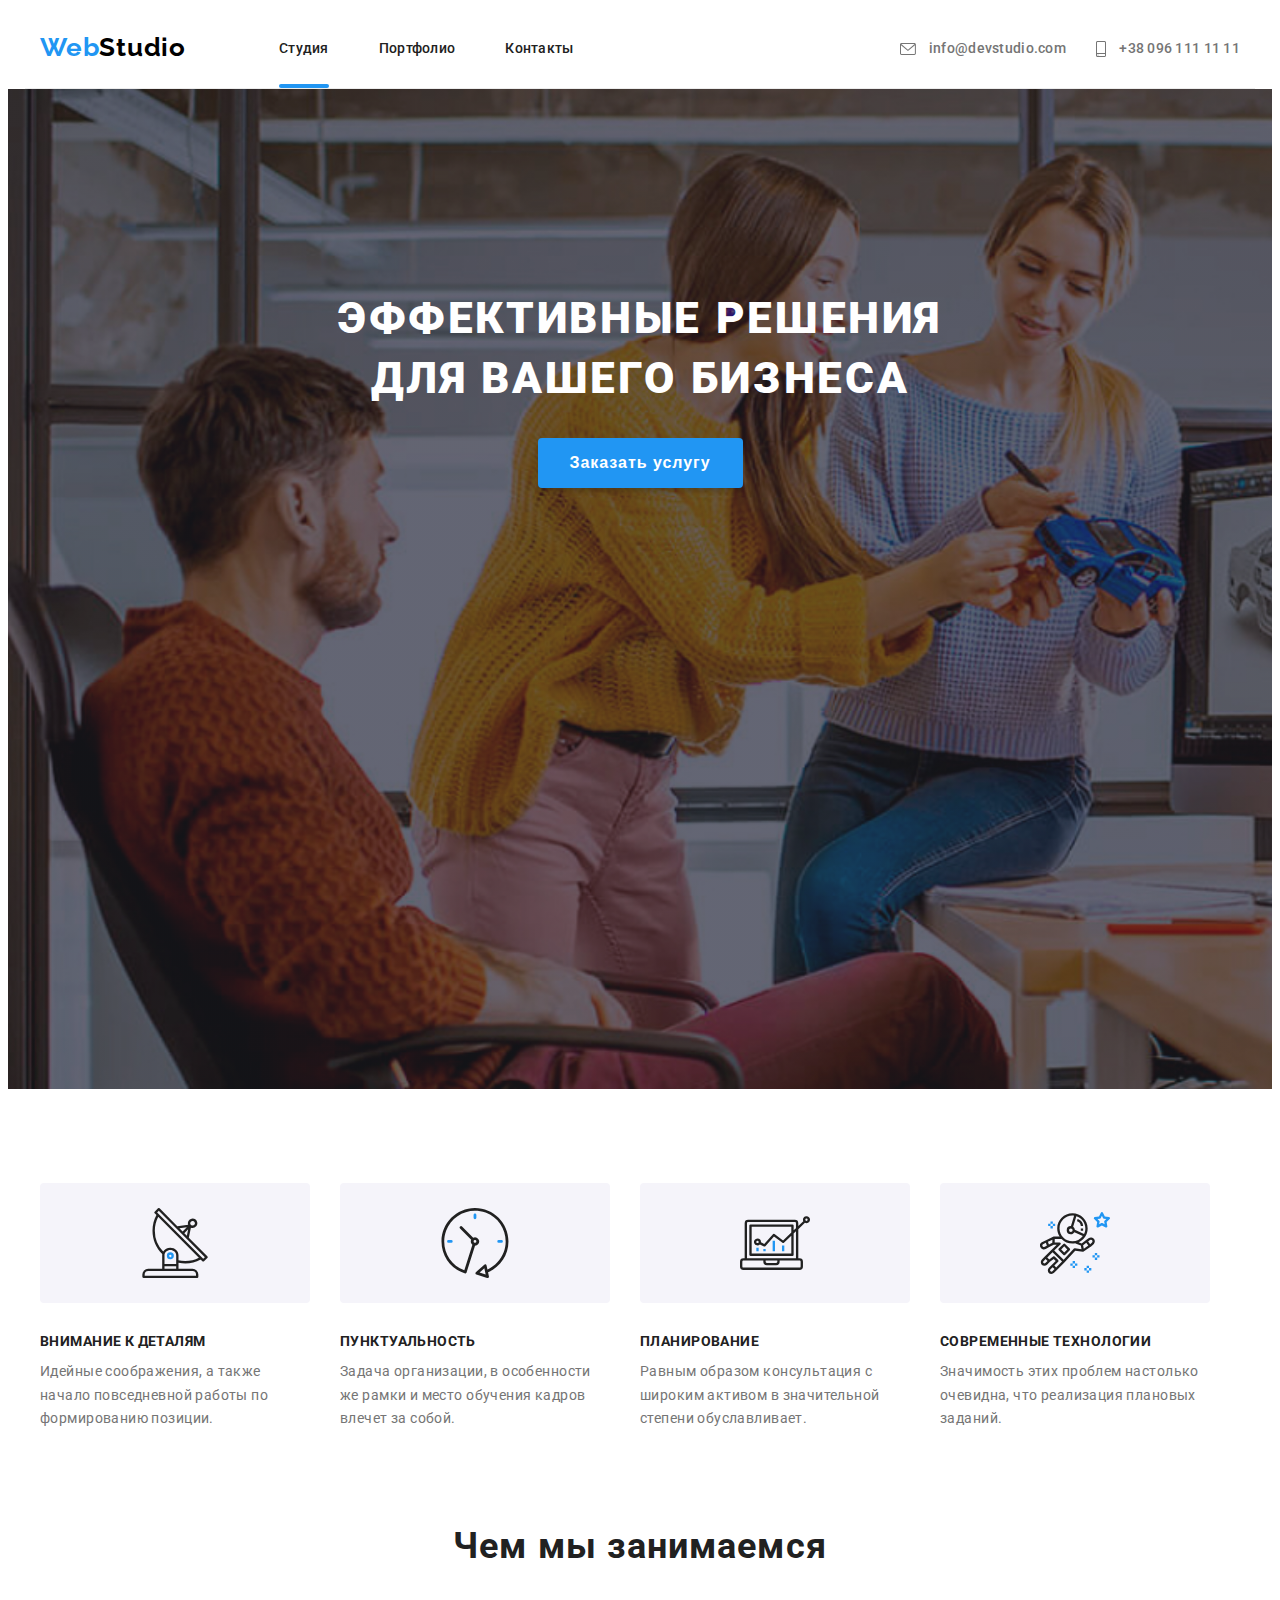
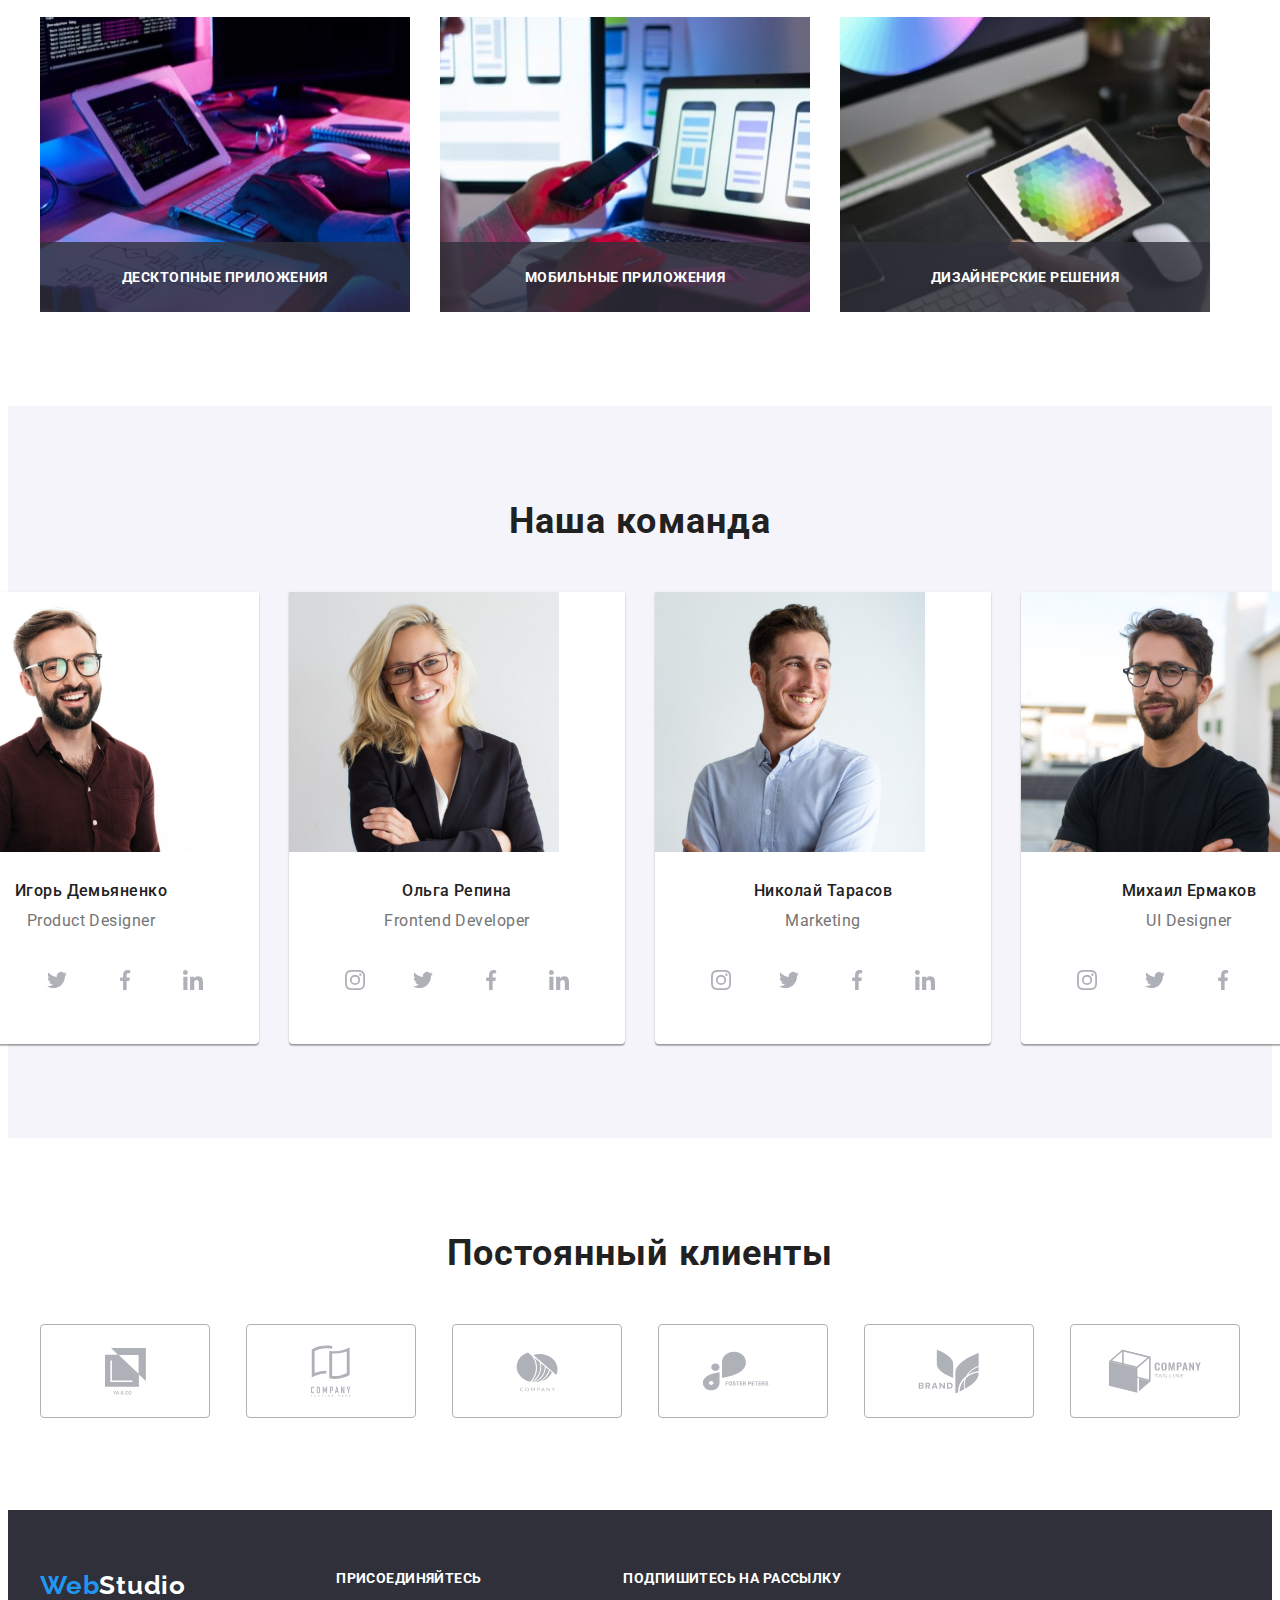
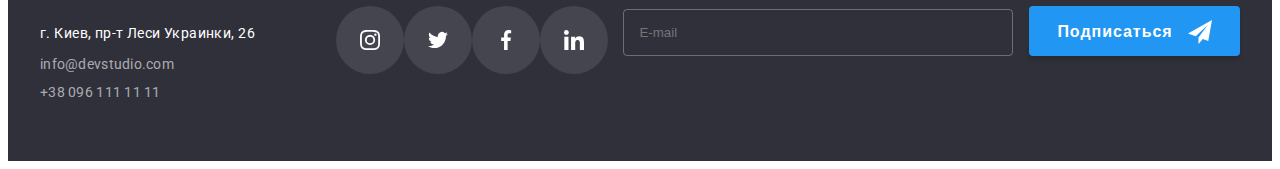
<file: index.html>
<!DOCTYPE html>
<html lang="ru">
<head>
    <meta charset="UTF-8">
    <meta http-equiv="X-UA-Compatible" content="IE=edge">
    <meta name="viewport" content="width=device-width, initial-scale=1.0">
    <title>mainPage</title>
    <link rel="stylesheet" href="https://cdnjs.cloudflare.com/ajax/libs/modern-normalize/1.1.0/modern-normalize.min.css" integrity="sha512-wpPYUAdjBVSE4KJnH1VR1HeZfpl1ub8YT/NKx4PuQ5NmX2tKuGu6U/JRp5y+Y8XG2tV+wKQpNHVUX03MfMFn9Q==" crossorigin="anonymous" referrerpolicy="no-referrer" />
    <link href="https://fonts.googleapis.com/css2?family=Raleway:wght@700&family=Roboto:wght@400;500;700;900&display=swap" rel="stylesheet">
    <link rel="stylesheet" href="./css/styles.css">
    <link rel="stylesheet" href="./css/main.min.css">
</head>
<body >
   
    
    <!--  -->
    <header>
        
        <div class="container header-box">
            <nav>
                <ul class="navigation">
                    <li><a href="./index.html" class="logo logo--color-header"><span class="logo--1part-header ">Web</span>Studio</a></li>
                    <li class="menu__item"><a href="./index.html" class="navigation__link activ-page">Студия</a></li>
                    <li class="menu__item"><a href="./portfolio.html" class="navigation__link">Портфолио</a></li>
                    <li class="menu__item"><a href="" class="navigation__link">Контакты</a></li>
                </ul>
            </nav>
            <ul class="contact">
                <li class="contact__item">
                    <a class="mail-tel mail-tel--header" href="mailto:info@devstudio.com" >
                        <svg class="icon-mailphone icon-mailphone--header" width="16px" height="12px">
                            <use href="./images/symbol-defs.svg#icon-mail"></use>
                        </svg>
                        info@devstudio.com
                    </a>
                </li>
                <li class="contact__item">
                    <a href="tel:+380961111111" class="mail-tel mail-tel--header">
                        <svg class="icon-mailphone icon-mailphone--header"  width="10px" height="16px">
                            <use href="./images/symbol-defs.svg#icon-smartphone"></use>
                        </svg>
                        +38 096 111 11 11
                    </a>
                </li>
            </ul>
        </div>
    </header>

    <!---------------------------------------------------- hero ------------------------------>
   
    <main>
        <section class="hero ">
            <div class="container hero__bg">
                <h1 class="hero__text">Эффективные решения для вашего бизнеса</h1>
                <button class="button" type="button" data-modal-open>Заказать услугу</button>
            </div>
        </section>

        <!---------------------------------------------advantage  ---------------------------->
        <section class="advantage">
            <div class="container">
                <h2  hidden>преимущества</h2>
                <ul class="advantage__list" >
                    <li class="advantage__item">
                        <div class="advantage__icon-box">
                            <svg class="advantage__icon">
                                <use class="advantage-icon-item" href="./images/symbol-defs.svg#icon-antenna"></use>
                            </svg>
                        </div>
                        <h3 class="advantage__typeh3">Внимание к деталям</h3>
                        <p class="advantage__secondary-text">Идейные соображения, а также начало повседневной работы по формированию позиции.</p>
                    </li>
                    <li class="advantage__item">
                        <div class="advantage__icon-box">
                            <svg class="advantage__icon">
                                <use href="./images/symbol-defs.svg#icon-clock"></use>
                            </svg>
                        </div>
                        <h3 class="advantage__typeh3"> Пунктуальность</h3>
                        <p class="advantage__secondary-text">Задача организации, в особенности же рамки и место обучения кадров влечет за собой.
                        </p>
                    </li>
                    <li class="advantage__item">
                        <div class="advantage__icon-box">
                            <svg class="advantage__icon">
                                <use class="advantage-icon-item" href="./images/symbol-defs.svg#icon-diagram"></use>
                            </svg>
                        </div>
                        <h3 class="advantage__typeh3">Планирование</h3>
                        <p class="advantage__secondary-text">Равным образом консультация с широким активом в значительной степени обуславливает.
                        </p>
                    </li>
                    <li class="advantage__item">
                        <div class="advantage__icon-box">
                            <svg class="advantage__icon">
                                <use class="advantage-icon-item" href="./images/symbol-defs.svg#icon-astronaut"></use>
                            </svg>
                        </div>
                        <h3 class="advantage__typeh3">Современные технологии</h3>
                        <p class="advantage__secondary-text">Значимость этих проблем настолько очевидна, что реализация плановых заданий.</p>
                    </li>
                    
                </ul>
            </div> 
        </section>

        <!---------------------------------------------work-img ---------------------------- -->
        <section class="work-container">
            <div class="container ">
                <h2 class="header-typeh2">Чем мы занимаемся</h2>
                <ul class="work-section">
                    <li class="work-image">
                        <div class="work-text-box">
                            <p class="work-text">
                                Десктопные приложения
                            </p>
                        </div>
                        <img src="./images/2_what_are_we_doing.jpg" alt="Набираем код руководствуясь блок-схемой" width="370px" height="295px">
                    </li>
                    <li class="work-image">
                        <div class="work-text-box">
                            <p class="work-text">
                                Мобильные приложения
                            </p>
                        </div>
                        <img src="./images/3_what_are_we_doing.jpg" alt="Проверям отображение на телефоне" width="370px" height="295px"></li>
                    <li class="work-image">
                        <div class="work-text-box">
                            <p class="work-text">
                                Дизайнерские решения
                            </p>
                        </div>
                        <img src="./images/4_what_are_we_doing.jpg" alt="Проверям отображение на планшете" width="370px" height="295px">
                    </li>
                </ul>
            </div>
        </section>

        <!-------------------------------------------------ourTeam  ------------------------------->
        <section class="container-team-spaces">
            <div class="container ">
                <h2 class="header-typeh2">Наша команда</h2>
                <ul class="ourteam-container">
                    <li class="photo-list-item photo-list-space">
                        <img src="./images/5_igor.jpg" alt="Мужчина в очках и коричневой рубашке" width="270px" height="260px">
                        <div class="photo-text-padding">
                            <h3 class="photo-texth3">Игорь Демьяненко</h3>
                            <p class="photo-text2th">Product Designer</p>
                            <ul class="social-box">
                                <li>
                                    <a class="box-list-link list-link--ourteam" href="">
                                        <svg class="list-link-icon link-icon--ourteam">
                                            <use href="./images/symbol-defs.svg#icon-instagram"></use>
                                        </svg>
                                    </a>
                                </li>
                                <li>
                                    <a class="box-list-link list-link--ourteam" href="">
                                        <svg class="list-link-icon link-icon--ourteam">
                                            <use href="./images/symbol-defs.svg#icon-twitter"></use>
                                        </svg>
                                    </a>
                                </li>
                                <li>
                                    <a class="box-list-link list-link--ourteam" href="">
                                        <svg class="list-link-icon link-icon--ourteam">
                                            <use href="./images/symbol-defs.svg#icon-facebook"></use>
                                        </svg>
                                    </a>
                                </li>
                                <li>
                                    <a class="box-list-link list-link--ourteam" href="">
                                        <svg class="list-link-icon link-icon--ourteam">
                                            <use href="./images/symbol-defs.svg#icon-linkedin"></use>
                                        </svg>
                                    </a>
                                </li>
                            </ul>
                        </div>
                    </li>
                    <li class="photo-list-item photo-list-space">
                        <img src="./images/6_olga.jpg" alt="Девушка в очках блондика" width="270px" height="260px">
                        <div class="photo-text-padding">
                            <h3 class="photo-texth3">Ольга Репина</h3>
                            <p class="photo-text2th">Frontend Developer</p>
                            <ul class="social-box">
                                <li>
                                    <a class="box-list-link list-link--ourteam" href="">
                                        <svg class="list-link-icon link-icon--ourteam">
                                            <use href="./images/symbol-defs.svg#icon-instagram"></use>
                                        </svg>
                                    </a>
                                </li>
                                <li>
                                    <a class="box-list-link list-link--ourteam" href="">
                                        <svg class="list-link-icon link-icon--ourteam">
                                            <use href="./images/symbol-defs.svg#icon-twitter"></use>
                                        </svg>
                                    </a>
                                </li>
                                <li>
                                    <a class="box-list-link list-link--ourteam" href="">
                                        <svg class="list-link-icon link-icon--ourteam">
                                            <use href="./images/symbol-defs.svg#icon-facebook"></use>
                                        </svg>
                                    </a>
                                </li>
                                <li>
                                    <a class="box-list-link list-link--ourteam" href="">
                                        <svg class="list-link-icon link-icon--ourteam">
                                            <use href="./images/symbol-defs.svg#icon-linkedin"></use>
                                        </svg>
                                    </a>
                                </li>
                            </ul>
                        </div>
                    </li>
                    <li class="photo-list-item photo-list-space">
                        <img src="./images/7_nikolay.jpg" alt="Мужчина в светлой рубашке" width="270px" height="260px">
                        <div class="photo-text-padding">
                            <h3 class="photo-texth3">Николай Тарасов</h3>
                            <p class="photo-text2th">Marketing</p>
                            <ul class="social-box">
                                <li>
                                    <a class="box-list-link list-link--ourteam" href="">
                                        <svg class="list-link-icon link-icon--ourteam">
                                            <use href="./images/symbol-defs.svg#icon-instagram"></use>
                                        </svg>
                                    </a>
                                </li>
                                <li>
                                    <a class="box-list-link list-link--ourteam" href="">
                                        <svg class="list-link-icon link-icon--ourteam">
                                            <use href="./images/symbol-defs.svg#icon-twitter"></use>
                                        </svg>
                                    </a>
                                </li>
                                <li>
                                    <a class="box-list-link list-link--ourteam" href="">
                                        <svg class="list-link-icon link-icon--ourteam">
                                            <use href="./images/symbol-defs.svg#icon-facebook"></use>
                                        </svg>
                                    </a>
                                </li>
                                <li>
                                    <a class="box-list-link list-link--ourteam" href="">
                                        <svg class="list-link-icon link-icon--ourteam">
                                            <use href="./images/symbol-defs.svg#icon-linkedin"></use>
                                        </svg>
                                    </a>
                                </li>
                            </ul>
                        </div>
                    </li >
                    <li class="photo-list-item photo-list-space">
                        <img src="./images/8_mihail.jpg" alt="Мужчина в очках с тату алыбается" width="270px" height="260px">
                        <div class="photo-text-padding">
                            <h3 class="photo-texth3">Михаил Ермаков</h3>
                            <p class="photo-text2th">UI Designer</p>
                            <ul class="social-box">
                                <li>
                                    <a class="box-list-link list-link--ourteam" href="">
                                        <svg class="list-link-icon link-icon--ourteam">
                                            <use href="./images/symbol-defs.svg#icon-instagram"></use>
                                        </svg>
                                    </a>
                                </li>
                                <li>
                                    <a class="box-list-link list-link--ourteam" href="">
                                        <svg class="list-link-icon link-icon--ourteam">
                                            <use href="./images/symbol-defs.svg#icon-twitter"></use>
                                        </svg>
                                    </a>
                                </li>
                                <li>
                                    <a class="box-list-link list-link--ourteam" href="">
                                        <svg class="list-link-icon link-icon--ourteam">
                                            <use href="./images/symbol-defs.svg#icon-facebook"></use>
                                        </svg>
                                    </a>
                                </li>
                                <li>
                                    <a class="box-list-link list-link--ourteam" href="">
                                        <svg class="list-link-icon link-icon--ourteam">
                                            <use href="./images/symbol-defs.svg#icon-linkedin"></use>
                                        </svg>
                                    </a>
                                </li>
                            </ul>
                        </div>
                    </li>
                </ul>
            </div>
            
        </section>

        <!-------------------------------------------------ourClients  ------------------------------->
        <section class="clients-container">
            <div class="container">
                <h2 class="clients-typeh2">Постоянный клиенты</h2>
            
            
                <ul class="list-clients">
                    <li class="list-clients-item">
                        <a class="list-clients-link-1" href="">
                            <svg class="list-clients-icon-1" >
                                <use href="./images/symbol-defs.svg#icon-company_1"></use>
                            </svg>
                        </a>
                     </li>
                    <li class="list-clients-item">
                        <a class="list-clients-link-1" href="">
                            <svg class="list-clients-icon-2">
                                <use href="./images/symbol-defs.svg#icon-company_2"></use>
                            </svg>
                        </a>
                    </li>
                    <li class="list-clients-item">
                        <a class="list-clients-link-1" href="">
                            <svg class="list-clients-icon-3">
                                <use href="./images/symbol-defs.svg#icon-company_3"></use>
                            </svg>
                        </a>
                    </li>
                    <li class="list-clients-item">
                        <a class="list-clients-link-1" href="">
                            <svg class="list-clients-icon-4">
                                <use href="./images/symbol-defs.svg#icon-company_4"></use>
                            </svg>
                        </a>
                    </li>
                    <li class="list-clients-item">
                        <a class="list-clients-link-1" href="">
                            <svg class="list-clients-icon-5">
                                <use href="./images/symbol-defs.svg#icon-company_5"></use>
                            </svg>
                        </a>
                    </li>
                    <li class="list-clients-item">
                        <a class="list-clients-link-1" href="">
                            <svg class="list-clients-icon-6">
                                <use href="./images/symbol-defs.svg#icon-company_6"></use>
                            </svg>
                        </a>
                    </li>
                
            </div>
        </section>
    </main>

    <!--  -->
    <footer class="footer">
        <div class="container footer-container ">
            <div class="footer-main-box" >
                <a href="./index.html" class="logo logo--color-footer "><span class="logo--1part-footer">Web</span>Studio</a>
                <address class="address-build footer-spaces">
                    г. Киев, пр-т Леси Украинки, 26
                </address>
                <ul>
                    <li class="footer-spaces"><a class="mail-tel mail-tel--footer" href="mailto:info@devstudio.com" > info@devstudio.com</a></li>
                    <li><a class="mail-tel mail-tel--footer" href="tel:+380961111111" >+38 096 111 11 11</a></li>
                </ul>
            </div>
            <div class="footer-link-box">
                <p class="footer-link-p">присоединяйтесь</p>
                <ul class="social-box">
                    <li>
                        <a class="box-list-link list-link--footer " href="">
                            <svg class="list-link-icon link-icon--footer">
                                <use href="./images/symbol-defs.svg#icon-instagram"></use>
                            </svg>
                        </a>
                    </li>
                    <li>
                        <a class="box-list-link list-link--footer " href="">
                            <svg class="list-link-icon link-icon--footer">
                                <use href="./images/symbol-defs.svg#icon-twitter"></use>
                            </svg>
                        </a>
                    </li>
                    <li>
                        <a class="box-list-link list-link--footer " href="">
                            <svg class="list-link-icon link-icon--footer">
                                <use href="./images/symbol-defs.svg#icon-facebook"></use>
                            </svg>
                        </a>
                    </li>
                    <li>
                        <a class="box-list-link list-link--footer " href="">
                            <svg class="list-link-icon link-icon--footer">
                                <use href="./images/symbol-defs.svg#icon-linkedin"></use>
                            </svg>
                        </a>
                    </li>
                </ul>
            </div>
            <div class="footer-link-box2">
                <form class="form-subscribe-box">
                    <!-- <p class="footer-link-p">Подпишитесь на рассылку</p> -->
                    <label for="mail" class="footer-label"  >Подпишитесь на рассылку</label>
                    <input type="email" name="mail" placeholder="E-mail" id="mail" class="input-fototer">
                    <button type="submit" class="button button--subscribe">Подписаться
                            <svg class="icon-button">
                                <use href="./images/symbol-defs.svg#icon-subscribe"></use>
                            </svg>
                    </button>
                </form>
                
            </div>
        </div>
    </footer>
    <div class="backdrop is-hidden" data-modal>
        <div class="modal">
            <form class="form-modal">
                <b class="modal-head-text">Оставьте свои данные, мы вам перезвоним</b>
                <div class="input-box" >
                    <label class="modal-form-name"  >
                        <span class="modal-input-text">Имя</span> 
                        <input type="text" name="name"  class="modal-input" autofocus />
                        <svg class="icon-modal-name" >
                            <use href="./images/symbol-defs.svg#icon-personal-mod"></use>
                        </svg>
                    </label>
                </div>
                <div class="input-box">
                    <label class="modal-form-name" >
                        <span class="modal-input-text">Почта</span>
                        <input type="email" name="name" class="modal-input"  />
                        <svg class="icon-modal-name">
                            <use href="./images/symbol-defs.svg#icon-emal-mod"></use>
                        </svg>
                    </label>
                </div>
                <div class="input-box">
                    <label class="modal-form-name" >
                        <span class="modal-input-text">Телефон</span>
                        <input type="tel" name="name" class="modal-input"  />
                        <svg class="icon-modal-name">
                            <use href="./images/symbol-defs.svg#icon-mob-mod"></use>
                        </svg>
                    </label>
                </div>
                <label class="modal-textarea-label" >
                    <span class="modal-input-text">Комментарий</span>
                    <textarea class="modal-textarea" name="feedback" placeholder="Введите текст"></textarea>
                </label>
                <label class="modal-form-chek" >
                    <input type="checkbox" name="name" class="modal-chekbox" value="chek" />
                    <span class="modal-chek-icon"></span>
                    <span class="modal-chekbox-text">Соглашаюсь с рассылкой и принимаю <a href="" >Условия договора</a></span>
                </label>
                <button class="modal-btn-inside" type="submit">
                    Отправить
                </button>
                
            </form>





            
            <button  class="btn-modal-closed" type="button" data-modal-close >
                <svg class="close-icon">
                    <use href="./images/symbol-defs.svg#icon-Vector"></use>
                </svg>
            </button>




        </div>
    </div>
    <script src="./js/modal.js"></script>
</body>
</html>
</file>
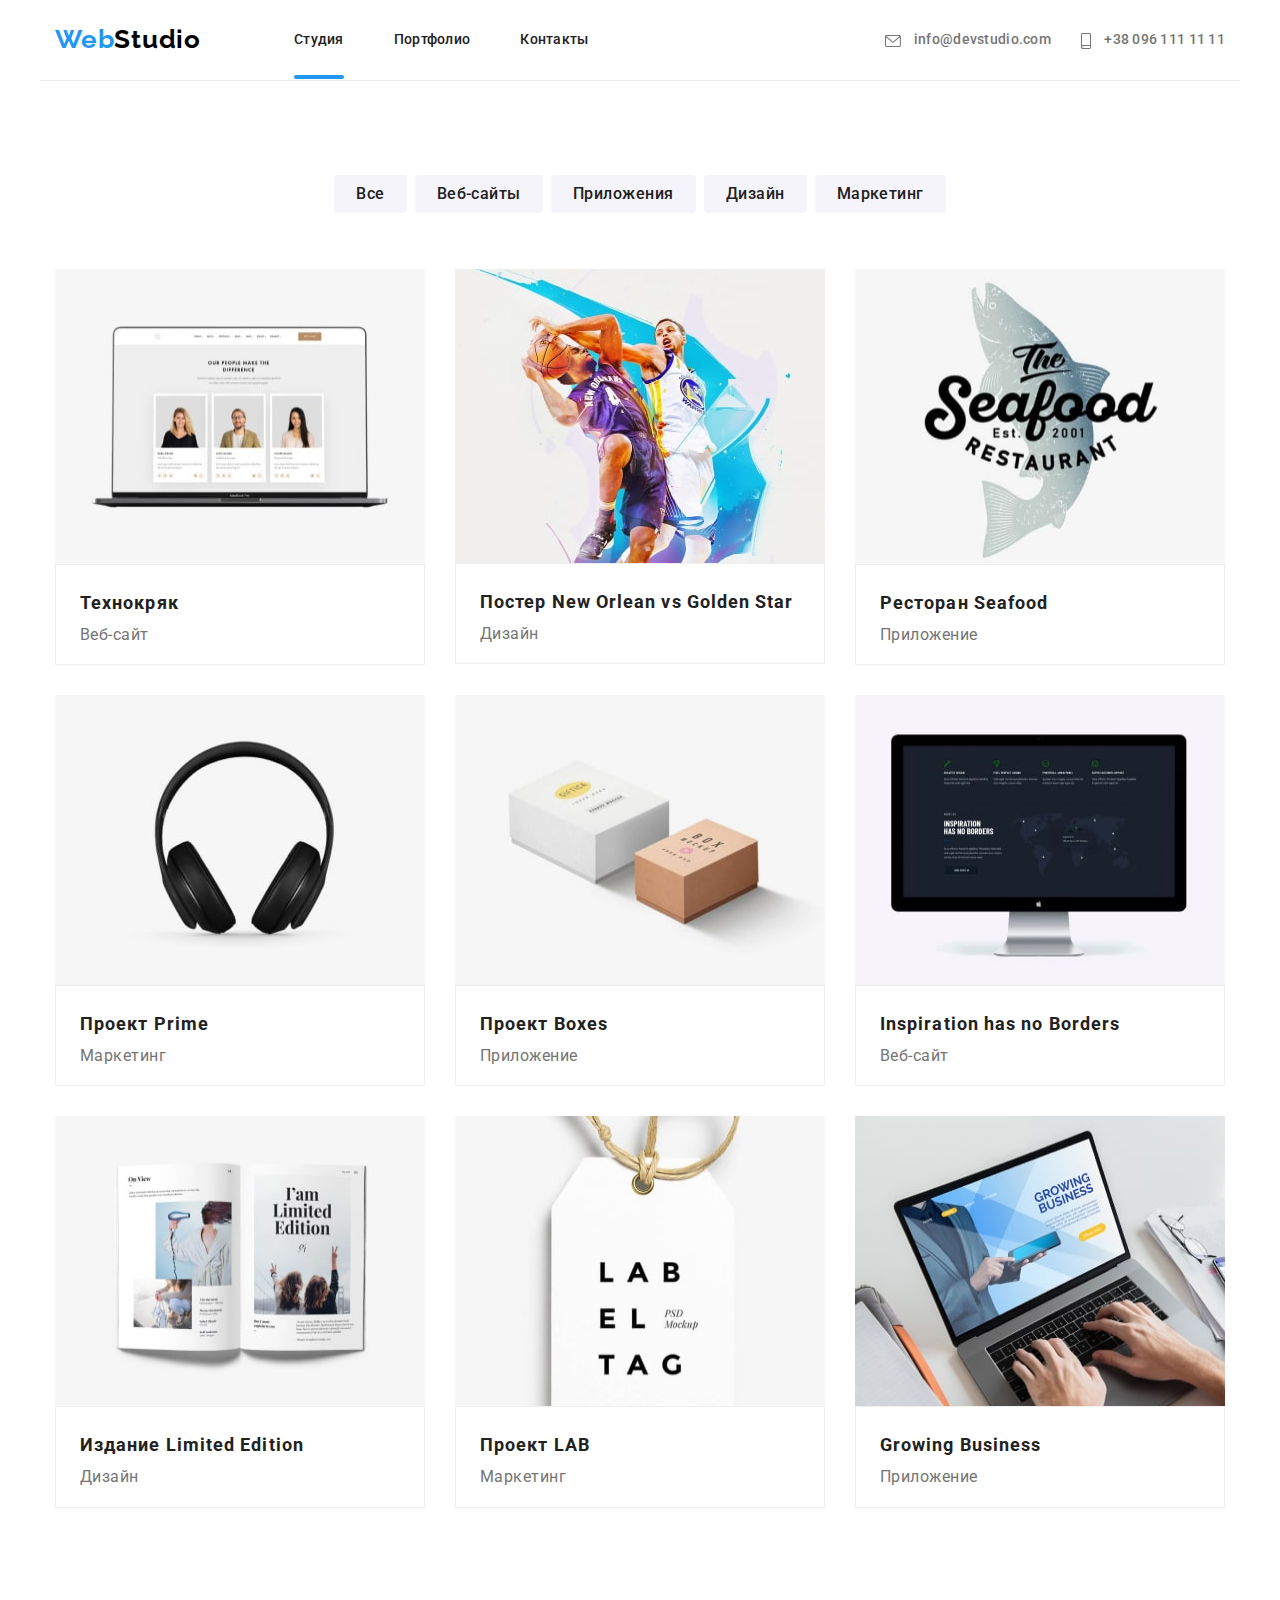
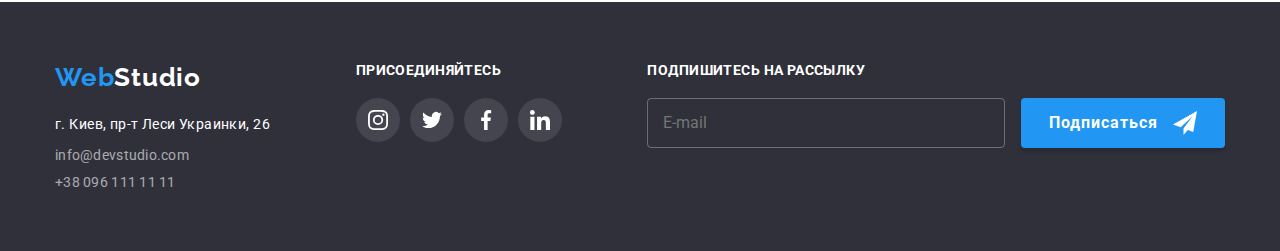
<file: portfolio.html>
<!DOCTYPE html>
<html lang="ru">
<head>
    <meta charset="UTF-8">
    <meta http-equiv="X-UA-Compatible" content="IE=edge">
    <meta name="viewport" content="width=device-width, initial-scale=1.0">
    <title>portfolio</title>
    <link rel="stylesheet" href="https://cdnjs.cloudflare.com/ajax/libs/modern-normalize/1.0.0/modern-normalize.min.css" />
    <link href="https://fonts.googleapis.com/css2?family=Raleway:wght@700&family=Roboto:wght@400;500;700;900&display=swap"
        rel="stylesheet">
    <link rel="stylesheet" href="./css/styles.css">
    <link rel="stylesheet" href="./css/main.min.css">
</head>

<body>
    <!--  -->
    <header>
    
        <div class="container header-box">
            <nav>
                <ul class="navigation">
                    <li><a href="./index.html" class="logo logo--color-header"><span
                                class="logo--1part-header ">Web</span>Studio</a></li>
                    <li class="menu__item"><a href="./index.html" class="navigation__link activ-page">Студия</a></li>
                    <li class="menu__item"><a href="./portfolio.html" class="navigation__link">Портфолио</a></li>
                    <li class="menu__item"><a href="" class="navigation__link">Контакты</a></li>
                </ul>
            </nav>
            <ul class="contact">
                <li class="contact__item">
                    <a class="mail-tel mail-tel--header" href="mailto:info@devstudio.com">
                        <svg class="icon-mailphone icon-mailphone--header" width="16px" height="12px">
                            <use href="./images/symbol-defs.svg#icon-mail"></use>
                        </svg>
                        info@devstudio.com
                    </a>
                </li>
                <li class="contact__item">
                    <a href="tel:+380961111111" class="mail-tel mail-tel--header">
                        <svg class="icon-mailphone icon-mailphone--header" width="10px" height="16px">
                            <use href="./images/symbol-defs.svg#icon-smartphone"></use>
                        </svg>
                        +38 096 111 11 11
                    </a>
                </li>
            </ul>
        </div>
    </header>

    <!--  -->
    <main>
        <section class="container-portf">
            <div class="container " >
                
                    <h1 hidden> Наши проекты</h1>
                    <ul class="potrf-list-item">
                        <li class="potrf-spaces-btn"><button type="button" class="portfolio-button">Все</button></li>
                        <li class="potrf-spaces-btn"><button type="button" class="portfolio-button">Веб-сайты</button></li>
                        <li class="potrf-spaces-btn"><button type="button" class="portfolio-button">Приложения</button></li>
                        <li class="potrf-spaces-btn"><button type="button" class="portfolio-button">Дизайн</button></li>
                        <li class="potrf-spaces-btn"><button type="button" class="portfolio-button">Маркетинг</button></li>
                    </ul>
                
                
                <h2 hidden>Проекты</h2>
                <ul class="list-projects">
                    <li class="item-list-projects">
                        <a class="projects-focus" href="">
                            <div class="box-witout-bottom ">
                                <div class="portfolio-overlay-box">
                                    <p class="portfolio-overlay-text">Технокряк это современная площадка распространения коронавируса. Компании
                                        используют эту платформу для цифрового
                                        шпионажа и атак на защищённые сервера конкурентов.
                                    </p>
                                </div>
                            </div>
                            <img src="./images/portfolio/1_techno_kr-min.jpg" alt="Ноутбук с изображением списка из 3 людей"width="370px" height="295px">
                            <div class="card-border">
                                <h3 class="portfolio-texth3">Технокряк</h3>
                                <p class="portfolio-text2th">Веб-сайт</p>
                            </div>
                        </a>
                    </li>
                
                    <li class="item-list-projects">
                        <a class="projects-focus" href="">
                            <div class="box-witout-bottom ">
                                <div class="portfolio-overlay-box">
                                    <p class="portfolio-overlay-text">Технокряк это современная площадка распространения коронавируса. Компании
                                        используют эту платформу для цифрового
                                        шпионажа и атак на защищённые сервера конкурентов.
                                    </p>
                                </div>
                            </div>
                            <img src="./images/portfolio/2_New_Orlean_vs_Golden_Star-min.jpg" alt="2 баскетболиста разных команд"
                                width="370px" height="294px">
                            <div class="card-border">
                                <h3 class="portfolio-texth3">Постер New Orlean vs Golden Star</h3>
                                <p class="portfolio-text2th">Дизайн</p>
                            </div>
                        </a>
                    </li>
                
                    <li class="item-list-projects">
                        <a class="projects-focus" href="">
                            <div class="box-witout-bottom ">
                                <div class="portfolio-overlay-box">
                                    <p class="portfolio-overlay-text">Технокряк это современная площадка распространения коронавируса. Компании
                                        используют эту платформу для цифрового
                                        шпионажа и атак на защищённые сервера конкурентов.
                                    </p>
                                </div>
                            </div>
                            <img src="./images/portfolio/3_seafood-min.jpg" alt="Ресторан с название Морепродукты" width="370px"
                                height="295px">
                            <div class="card-border">
                                <h3 class="portfolio-texth3">Ресторан Seafood</h3>
                                <p class="portfolio-text2th">Приложение</p>
                            </div>
                        </a>
                    </li>
                
                    <li class="item-list-projects">
                        <a class="projects-focus" href="">
                            <div class="box-witout-bottom ">
                                <div class="portfolio-overlay-box">
                                    <p class="portfolio-overlay-text">Технокряк это современная площадка распространения коронавируса. Компании
                                        используют эту платформу для цифрового
                                        шпионажа и атак на защищённые сервера конкурентов.
                                    </p>
                                </div>
                            </div>
                            <img src="./images/portfolio/4_prime-min.jpg" alt="Черные наушники" width="370px" height="290px">
                            <div class="card-border">
                                <h3 class="portfolio-texth3">Проект Prime</h3>
                                <p class="portfolio-text2th">Маркетинг</p>
                            </div>
                        </a>
                    </li>
                
                    <li class="item-list-projects">
                        <a class="projects-focus" href="">
                            <div class="box-witout-bottom ">
                                <div class="portfolio-overlay-box">
                                    <p class="portfolio-overlay-text">Технокряк это современная площадка распространения коронавируса. Компании
                                        используют эту платформу для цифрового
                                        шпионажа и атак на защищённые сервера конкурентов.
                                    </p>
                                </div>
                            </div>
                            <img src="./images/portfolio/5_boxes-min.jpg" alt="2 Небольшие коробочки белая и горчичная" width="370px"
                                height="290px">
                            <div class="card-border">
                                <h3 class="portfolio-texth3">Проект Boxes</h3>
                                <p class="portfolio-text2th"> Приложение</p>
                            </div>
                        </a>
                    </li>
                
                    <li class="item-list-projects">
                        <a class="projects-focus" href="">
                            <div class="box-witout-bottom ">
                                <div class="portfolio-overlay-box">
                                    <p class="portfolio-overlay-text">Технокряк это современная площадка распространения коронавируса. Компании
                                        используют эту платформу для цифрового
                                        шпионажа и атак на защищённые сервера конкурентов.
                                    </p>
                                </div>
                            </div>
                            <img src="./images/portfolio/6_inspiration_has_no_Borders-min.jpg"
                                alt="Монитор с надписью вдохновение не имеет границ" width="370px" height="290px">
                            <div class="card-border">
                                <h3 class="portfolio-texth3">Inspiration has no Borders</h3>
                                <p class="portfolio-text2th">Веб-сайт</p>
                            </div>
                        </a>
                    </li>
                
                    <li class="item-list-projects">
                        <a class="projects-focus" href="">
                            <div class="box-witout-bottom ">
                                <div class="portfolio-overlay-box">
                                    <p class="portfolio-overlay-text">Технокряк это современная площадка распространения коронавируса. Компании
                                        используют эту платформу для цифрового
                                        шпионажа и атак на защищённые сервера конкурентов.
                                    </p>
                                </div>
                            </div>
                            <img src="./images/portfolio/7_limited_edition-min.jpg" alt="Книга с надписью я в ограниченом количестве"
                                width="370px" height="290px">
                            <div class="card-border">
                                <h3 class="portfolio-texth3">Издание Limited Edition</h3>
                                <p class="portfolio-text2th"> Дизайн</p>
                            </div>
                        </a>
                    </li>
                
                    <li class="item-list-projects"> 
                        <a class="projects-focus" href="">
                            <div class="box-witout-bottom ">
                                <div class="portfolio-overlay-box">
                                    <p class="portfolio-overlay-text">Технокряк это современная площадка распространения коронавируса. Компании
                                        используют эту платформу для цифрового
                                        шпионажа и атак на защищённые сервера конкурентов.
                                    </p>
                                </div>
                            </div>
                            <img src="./images/portfolio/8_lab-min.jpg" alt="Белай лейба" width="370px" height="290px">
                            <div class="card-border">
                                <h3 class="portfolio-texth3">Проект LAB</h3>
                                <p class="portfolio-text2th">Маркетинг</p>
                            </div>
                        </a>
                    </li>
                
                    <li class="item-list-projects">
                        <a class="projects-focus" href="">
                            <div class="box-witout-bottom ">
                                <div class="portfolio-overlay-box">
                                    <p class="portfolio-overlay-text">Технокряк это современная площадка распространения коронавируса. Компании
                                        используют эту платформу для цифрового
                                        шпионажа и атак на защищённые сервера конкурентов.
                                    </p>
                                </div>
                            </div>
                            <img src="./images/portfolio/9_growing_business-min.jpg" alt="Мужчина печатает за ноутбуком" width="370px"
                                height="290px">
                            <div class="card-border">
                                <h3 class="portfolio-texth3">Growing Business</h3>
                                <p class="portfolio-text2th"> Приложение</p>
                            </div>
                        </a>
                    </li>
                </ul>
            </div>
            
        </section>
    </main>


    <!--  -->
    <footer class="footer">
        <div class="container footer-container ">
            <div class="footer-main-box">
                <a href="./index.html" class="logo logo--color-footer "><span
                        class="logo--1part-footer">Web</span>Studio</a>
                <address class="address-build footer-spaces">
                    г. Киев, пр-т Леси Украинки, 26
                </address>
                <ul>
                    <li class="footer-spaces"><a class="mail-tel mail-tel--footer" href="mailto:info@devstudio.com">
                            info@devstudio.com</a></li>
                    <li><a class="mail-tel mail-tel--footer" href="tel:+380961111111">+38 096 111 11 11</a></li>
                </ul>
            </div>
            <div class="footer-link-box">
                <p class="footer-link-p">присоединяйтесь</p>
                <ul class="social-box">
                    <li>
                        <a class="box-list-link list-link--footer " href="">
                            <svg class="list-link-icon link-icon--footer">
                                <use href="./images/symbol-defs.svg#icon-instagram"></use>
                            </svg>
                        </a>
                    </li>
                    <li>
                        <a class="box-list-link list-link--footer " href="">
                            <svg class="list-link-icon link-icon--footer">
                                <use href="./images/symbol-defs.svg#icon-twitter"></use>
                            </svg>
                        </a>
                    </li>
                    <li>
                        <a class="box-list-link list-link--footer " href="">
                            <svg class="list-link-icon link-icon--footer">
                                <use href="./images/symbol-defs.svg#icon-facebook"></use>
                            </svg>
                        </a>
                    </li>
                    <li>
                        <a class="box-list-link list-link--footer " href="">
                            <svg class="list-link-icon link-icon--footer">
                                <use href="./images/symbol-defs.svg#icon-linkedin"></use>
                            </svg>
                        </a>
                    </li>
                </ul>
            </div>
            <div class="footer-link-box2">
                <form class="form-subscribe-box">
                    <!-- <p class="footer-link-p">Подпишитесь на рассылку</p> -->
                    <label for="mail" class="footer-label">Подпишитесь на рассылку</label>
                    <input type="email" name="mail" placeholder="E-mail" id="mail" class="input-fototer">
                    <button type="submit" class="button button--subscribe">Подписаться
                        <svg class="icon-button">
                            <use href="./images/symbol-defs.svg#icon-subscribe"></use>
                        </svg>
                    </button>
                </form>
    
            </div>
        </div>
    </footer>

</body>
</html>
</file>
<file: css/styles.css>
/* ============================================CONTAINER===================== */

/*=============================================== LOGO ============================*/

/* =================================================NAVIGATION=========================== */

/* ==================================================Active-Page=================== */

/* ==================================================Header-contact=================== */

/* ==================================================Mail-tel================================ */

/* ==================================================Mail-tel================================ */
/*========================================================MAIN BUTTON-S=================================*/

/*==========================================================HERO=========================================*/

/* =================================================ADVANTAGE================= */

/* ================================================WORK-IMAGE============================ */

/* ================================================WORK-IMAGE============================ */
/* =================================================OUR-TEAM========================= */

/* ================================================ICON-SOCIAL-LINK-LIST============================ */
/* ================================================ICON-SOCIAL-LINK-LIST-COMPONENTS============================ */

/* ================================================ICON-SOCIAL-LINK-LIST============================ */

/* ================================================Clients============================ */

/* ================================================Clients============================ */
/* ================================================Footer===================================== */

/* ================================================Footer===================================== */

/* ================================================portfolio-button===================================== */

/* ================================================portfolio-button===================================== */
/* ================================================portfolio-card===================================== */

/* ================================================portfolio-card===================================== */
/* ================================================back-drop===================================== */

/* через js убирается этот клас и всплывет полупрозрачный фон и модальное окно  */
/* .backdrop.is-hidden {
  opacity: 1;
  pointer-events: none;
} */

/* ================================================back-drop===================================== */

/* ========================================================MODAL================================================================= */
/* ====================================================MODAL-WINDOWS================================== */

/* ====================================================MODAL-WINDOWS================================== */

/* ====================================================MODAL-CLOSE-ICON================================== */

/* ====================================================MODAL-CLOSE-ICON================================== */
/* ====================================================MODAL-FORM================================== */

/* ====================================================MODAL================= */

/* ------------------------------------------------- ВЫЕЗЖАЮЩИЙ ЗАЕЗЖАЮЩИЙ label  */
/* .form-input:focus + .form-label,
.form-input:not(:placeholder-shown) + .form-label{
  transform: translateY(-50px);
} */

/*------------------------------ ДВИЖЕНИЕ иконки в input ------------- */
/* .form-input:focus ~ .icon{
  background-color: yellow;
} */

/* -------------------------------Скрываем ЭЛЕМЕНТ -------------- */
/* .visully-hidden{
  position:absolute;
  width: 1px;
  height: 1px;
  margin:-1px;
  border:0;
  padding: 0;
  clip: rect(0 0 0 0);
  overflow: hidden;
} */
</file>
<file: css/main.min.css>
:root{--acent-color: rgba(33, 150, 243, 1);--main-text: rgba(33, 33, 33, 1);--third-text: rgba(117, 117, 117, 1);--non-activ-button: rgba(245, 244, 250, 1);--icon-socialNetworks: rgba(175, 177, 184, 1)}h1,h2,h3,h4,h5,h6,p{margin:0}ul,ol{margin:0;padding:0;list-style:none}.link{text-decoration:none}img{display:block}body{font-family:Roboto, sans-serif;color:var(--main-text)}li{list-style-type:none}a{text-decoration:none}.container{width:1200px;padding-left:15px;padding-right:15px;margin:0 auto}.logo{font-family:Raleway;font-weight:bold;font-size:26px;line-height:1.2;letter-spacing:0.03em;text-decoration:none}.logo--color-header{color:#000;margin-right:93px}.logo--1part-header{color:var(--acent-color)}.logo--color-footer{display:block;margin-bottom:20px;color:white}.logo--1part-footer{color:var(--acent-color)}.activ-page{color:var(--acent-color)}.activ-page::before{content:"";position:absolute;bottom:-32px;left:0;width:100%;height:4px;border-radius:2px;background-color:var(--acent-color)}.mail-tel{font-size:14px;line-height:1.2;letter-spacing:0.02em;transition:color 750ms cubic-bezier(0.4, 0, 0.2, 1) 0ms}.mail-tel:hover,.mail-tel:focus{color:var(--acent-color)}.icon-mailphone{margin-right:10px;transition:fill 750ms cubic-bezier(0.4, 0, 0.2, 1) 0ms;vertical-align:middle}.mail-tel:hover .icon-mailphone,.mail-tel:focus .icon-mailphone{fill:var(--acent-color)}.mail-tel--header{font-weight:500;color:var(--third-text)}.icon-mailphone--header{fill:var(--third-text)}.mail-tel--footer{font-weight:normal;color:rgba(255,255,255,0.6)}.button{height:50px;font-weight:bold;font-size:16px;line-height:1.87;letter-spacing:0.06em;color:#ffffff;background-color:var(--acent-color);cursor:pointer;border:none;text-align:center;box-shadow:0px 4px 4px rgba(0,0,0,0.15);border-radius:4px;padding:10px 32px;margin:0 auto;transition:color 500ms cubic-bezier(0.4, 0, 0.2, 1),background-color 500ms cubic-bezier(0.4, 0, 0.2, 1)}.button:hover,.button:focus{background-color:#188ce8;color:#ffffff}.button--subscribe{padding:10px 28px}.icon-button{margin-left:10px;width:24px;height:24px;vertical-align:middle}.social-box{display:flex;justify-content:space-between}.box-list-link{display:flex;justify-content:center;align-items:center;width:44px;height:44px;padding:12px;border-radius:50%;transition-property:background-color;transition-duration:500ms;transition-timing-function:cubic-bezier(0.4, 0, 0.2, 1);transition-delay:0ms}.box-list-link:hover,.box-list-link:focus{background-color:#2196f3}.list-link-icon{width:20px;height:20px;transition-property:fill;transition-duration:500ms;transition-timing-function:cubic-bezier(0.4, 0, 0.2, 1);transition-delay:0ms}.box-list-link:focus .list-link-icon,.box-list-link:hover .list-link-icon{fill:white}.link-icon--ourteam{fill:var(--icon-socialNetworks)}.list-link--ourteam{background-color:#fff}.link-icon--footer{fill:#fff}.list-link--footer{background-color:rgba(255,255,255,0.1)}.portfolio-button{font-weight:500;font-size:16px;line-height:1.62;text-align:center;letter-spacing:0.03em;color:var(--main-text);cursor:pointer;background:#f5f4fa;border-radius:4px;border:none;padding:6px 22px;transition-property:background-color, color;transition-duration:250ms;transition-timing-function:cubic-bezier(0.4, 0, 0.2, 1);transition-delay:0ms}.portfolio-button:hover,.portfolio-button:focus{background-color:#188ce8;color:#ffffff;border:none}.backdrop{position:fixed;top:0;left:0;width:100%;height:100%;opacity:1;visibility:visible;pointer-events:auto;transform:scale(1);background-color:rgba(0,0,0,0.3);transition:opacity 500ms linear, visibility 500ms linear, transform 500ms linear}.modal{position:absolute;top:50%;left:50%;transform:translate(-50%, -50%);height:580px;width:530px;background-color:white;box-shadow:0px 1px 3px rgba(0,0,0,0.12),0px 1px 1px rgba(0,0,0,0.14),0px 2px 1px rgba(0,0,0,0.2);border-radius:4px}.btn-modal-closed{position:absolute;top:8px;right:8px;width:30px;height:30px;border-radius:50%;border:1px solid rgba(0,0,0,0.1);background-color:transparent;padding:0px}.close-icon{width:11px;height:11px;fill:#000;transition:fill 750ms cubic-bezier(0.4, 0, 0.2, 1) 0ms}.btn-modal-closed:hover .close-icon,.btn-modal-closed:focus .close-icon{fill:var(--acent-color);outline:0}.header-box{display:flex;align-items:center;padding-top:24px;padding-bottom:25px;border-bottom:1px solid #ececec}.navigation{display:flex;align-items:center}.navigation__link{position:relative;font-weight:500;font-size:14px;line-height:1.14;letter-spacing:0.02em;color:#212121;transition-property:color;transition-duration:250ms;transition-timing-function:cubic-bezier(0.4, 0, 0.2, 1);transition-delay:0ms}.navigation__link:hover,.navigation__link:focus{color:var(--acent-color)}.menu__item:not(:last-child){margin-right:50px}.contact{margin-left:auto;display:flex;align-items:center}.contact__item:not(:last-child){margin-right:30px}.hero{height:600px;max-width:1600px;background:rgba(47,48,58,0.4);background-image:linear-gradient(rgba(47,48,58,0.4), rgba(47,48,58,0.4)),url(../images/bg-image.jpg);background-repeat:no-repeat;background-position:left top;margin:auto;padding-top:200px;padding-bottom:200px;background-size:cover}.hero__bg{display:flex;flex-direction:column;justify-content:center;align-items:center}.hero__text{font-weight:900;font-size:44px;line-height:1.35;text-align:center;letter-spacing:0.06em;text-transform:uppercase;color:#ffffff;max-width:700px;margin:auto;margin-bottom:30px}.advantage{padding:94px 0}.advantage__list{display:flex}.advantage__item:not(:last-child){margin-right:30px}.advantage__icon-box{display:flex;justify-content:center;align-items:center;width:270px;height:120px;background-color:#f5f4fa;margin-bottom:30px;border-radius:4px}.advantage__icon{width:70px;height:70px}.header-typeh2{font-size:36px;line-height:1.17;text-align:center;letter-spacing:0.03em;color:var(--main-text);margin-bottom:50px}.advantage__typeh3{font-size:14px;line-height:1.18;letter-spacing:0.03em;text-transform:uppercase;color:var(--main-text);margin-bottom:10px}.advantage__secondary-text{font-size:14px;line-height:1.7;letter-spacing:0.03em;color:var(--third-text);max-width:270px;max-height:75px}.work-container{padding-bottom:94px}.container-team-spaces{background-color:#f5f4fa;padding:94px 0px}.work-section{display:flex}.work-image{position:relative;width:370px;height:295px}.work-image:not(:last-child){margin-right:30px}.work-text-box{position:absolute;display:flex;justify-content:center;align-items:center;height:70px;width:100%;bottom:0;left:0;background-color:rgba(47,48,58,0.8)}.work-text{font-weight:bold;font-size:14px;line-height:16px;text-align:center;letter-spacing:0.03em;text-transform:uppercase;color:#ffffff}.ourteam-container{display:flex;justify-content:center}.photo-list-item{background-color:white;box-shadow:0px 1px 3px rgba(0,0,0,0.12),0px 1px 1px rgba(0,0,0,0.14),0px 2px 1px rgba(0,0,0,0.2);border-radius:0px 0px 4px 4px}.photo-text-padding{padding-top:30px;padding-bottom:30px;padding-left:32px;padding-right:32px}.photo-list-space:not(:last-child){margin-right:30px}.photo-texth3{font-weight:500;font-size:16px;line-height:1.18;text-align:center;letter-spacing:0.03em;color:var(--main-text);margin-bottom:10px}.photo-text2th{font-size:16px;line-height:1.2;text-align:center;letter-spacing:0.03em;color:var(--third-text);margin-bottom:16px}.clients-container{padding-top:94px;padding-bottom:94px}.clients-typeh2{font-size:36px;line-height:1.17;text-align:center;letter-spacing:0.03em;color:var(--main-text);margin-bottom:50px}.list-clients{display:flex;align-content:center;justify-content:space-between}.list-clients-item{display:flex;align-content:center;justify-content:center;width:170px;height:92px}.list-clients-link-1{display:flex;align-items:center;justify-content:center;width:170px;height:92px;border:1px solid #afb1b8;border-radius:4px}.list-clients-link-1:hover,.list-clients-link-1:focus{border:1px solid #2196f3;border-radius:4px}.list-clients-link-1 svg{transition-property:fill;transition-duration:250ms;transition-timing-function:cubic-bezier(0.4, 0, 0.2, 1);transition-delay:0ms}.list-clients-link-1:hover svg,.list-clients-link-1:focus svg{fill:#2196f3}.list-clients-icon-1{fill:var(--icon-socialNetworks);width:41px;height:47px}.list-clients-icon-2{fill:var(--icon-socialNetworks);width:40px;height:52px}.list-clients-icon-3{fill:var(--icon-socialNetworks);width:42px;height:41px}.list-clients-icon-4{fill:var(--icon-socialNetworks);width:85px;height:40px}.list-clients-icon-5{fill:var(--icon-socialNetworks);width:64px;height:45px}.list-clients-icon-6{fill:var(--icon-socialNetworks);width:94px;height:44px}.footer{background-color:#2f303a;margin:auto;padding-top:60px;padding-bottom:60px}.footer-container{display:flex;justify-content:space-between}.footer-link-box{width:206px}.footer-link-p{font-weight:bold;font-size:14px;line-height:16px;letter-spacing:0.03em;text-transform:uppercase;color:#ffffff;margin-bottom:20px}.address-build{font-style:normal;font-size:14px;line-height:1.7;letter-spacing:0.03em;color:#ffffff}.footer-spaces{margin-bottom:9px}.footer-label{display:block;font-weight:bold;font-size:14px;line-height:16px;letter-spacing:0.03em;text-transform:uppercase;color:#ffffff;margin-bottom:20px}.input-fototer{width:358px;padding:15px;margin-right:12px;border:1px solid rgba(255,255,255,0.3);border-radius:4px;background-color:transparent}.portfolio-texth3{font-style:normal;font-weight:bold;font-size:18px;line-height:2;letter-spacing:0.06em;color:var(--main-text)}.box-witout-bottom{position:absolute;width:370px;height:295px;overflow:hidden}.portfolio-overlay-box{position:absolute;background:rgba(33,150,243,0.9);top:100%;width:100%;height:100%;padding:63px 24px;transition-property:transform;transition-duration:250ms;transition-timing-function:cubic-bezier(0.4, 0, 0.2, 1);transition-delay:0}.projects-focus:hover .portfolio-overlay-box,.projects-focus:focus .portfolio-overlay-box{transform:translateY(-100%);opacity:1}.portfolio-overlay-text{font-size:18px;line-height:1.56;letter-spacing:0.03em;color:#ffffff}.portfolio-text2th{font-size:16px;line-height:1.2;letter-spacing:0.03em;color:var(--third-text)}.border-heder-portf{border-bottom:1px solid #ececec}.header-box-portf{display:flex;align-items:center;padding-top:24px;padding-bottom:25px;border-bottom:1px solid #ececec}.potrf-list-item{display:flex;justify-content:center;margin-bottom:56px}.potrf-spaces-btn:not(:last-child){margin-right:8px}.container-portf{padding-top:94px;padding-bottom:94px}.list-projects{display:flex;flex-wrap:wrap;margin-left:-30px;margin-top:-30px}.item-list-projects{position:relative;max-width:370px;margin-left:30px;margin-top:30px;flex-basis:calc((100% - 90px) / 3);transition-property:box-shadow;transition-duration:250ms;transition-timing-function:cubic-bezier(0.4, 0, 0.2, 1);transition-delay:0ms}.item-list-projects:hover,.item-list-projects:focus{box-shadow:0px 1px 1px rgba(0,0,0,0.12),0px 4px 4px rgba(0,0,0,0.06),1px 4px 6px rgba(0,0,0,0.16)}.card-border{border:1px solid #eeeeee;padding:20px 24px}.item-list-projects h3{margin-bottom:4px}.container-btn-portf{margin-bottom:56px}.form-modal{display:flex;flex-direction:column;justify-content:center;align-items:center;width:100%;height:100%;padding:40px}.modal-head-text{font-size:20px;line-height:23px;text-align:center;letter-spacing:0.03em;color:#212121;margin-bottom:30px}.input-box{width:100%;height:58px;margin-bottom:10px}.modal-input{width:100%;height:40px;padding:15px;padding-left:42px;border:1px solid rgba(33,33,33,0.2);border-radius:4px}.modal-input:hover,.modal-input:focus{border:1px solid var(--acent-color);outline:0}.modal-form-name{position:relative;display:block;width:100%;height:58px}.modal-input-text{position:absolute;top:-17px;left:0;font-size:12px;line-height:1.16;letter-spacing:0.01em;color:#757575}.icon-modal-name{position:absolute;top:50%;left:15px;width:12px;height:12px;transform:translate(-50%, -15px)}.modal-input:hover+.icon-modal-name,.modal-input:focus+.icon-modal-name{fill:var(--acent-color)}.modal-textarea-label{position:relative;margin-bottom:20px}.modal-textarea{width:448px;height:120px;border:1px solid rgba(33,33,33,0.2);border-radius:4px;resize:none;padding:12px 16px}.modal-textarea:hover,.modal-textarea:focus{border:1px solid var(--acent-color);outline:0}.modal-textarea::placeholder{font-size:12px;line-height:1.16;letter-spacing:0.01em;color:rgba(117,117,117,0.5)}.modal-chekbox-text{font-family:Roboto;font-style:normal;font-weight:normal;font-size:14px;line-height:1.71;letter-spacing:0.03em;color:#757575}.modal-chekbox{display:inline-block;position:absolute;width:1px;height:1px;margin:-1px;border:0;padding:0;clip:rect(0 0 0 0);overflow:hidden}.modal-form-chek{display:flex;justify-content:center;align-items:center;margin-bottom:30px}.modal-chek-icon{display:inline-block;width:16px;height:15px;margin-right:7px;border:2px solid #212121;border-radius:2px;background-image:none}.modal-chekbox:checked+.modal-chek-icon{width:16px;height:15px;background-image:url(../images/icon-check.svg);background-repeat:no-repeat;background-size:contain;border:none}.modal-form-chek a{font-size:14px;line-height:1.71;letter-spacing:0.03em;text-decoration:underline;text-underline-position:under;color:var(--acent-color)}.modal-btn-inside{display:flex;align-items:center;font-weight:bold;font-size:16px;line-height:1.87;background:var(--acent-color);border-radius:4px;border:none;padding:10px 55px;color:#fff;transition:background-color 500ms cubic-bezier(0.4, 0, 0.2, 1)}.modal-btn-inside:hover,.modal-btn-inside:focus{background-color:#188ce8}.is-hidden{opacity:0;visibility:hidden;pointer-events:none;transform:scale(2.5)}
/*# sourceMappingURL=main.min.css.map */
</file>
